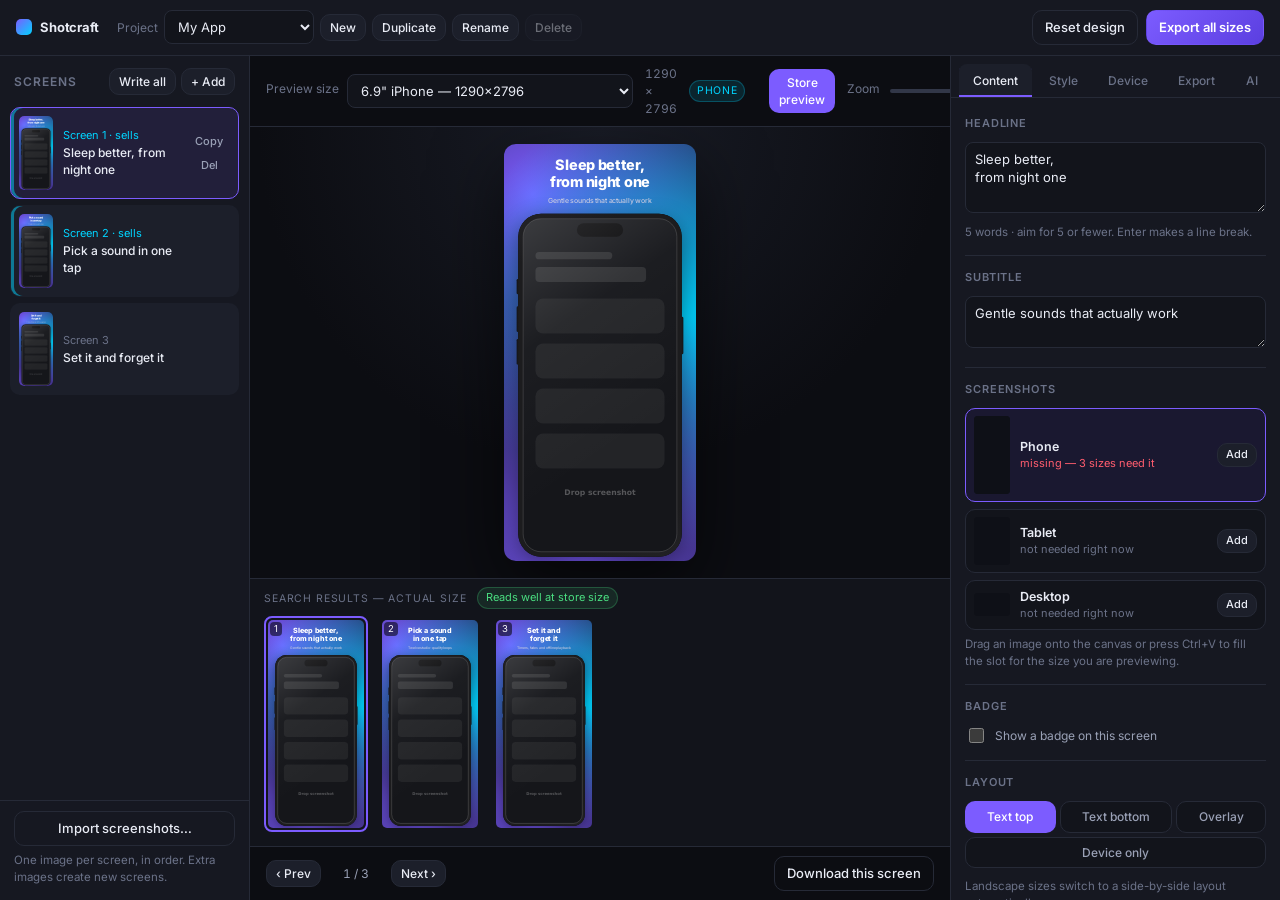
<file: index.html>
<!doctype html>
<html lang="en">
<head>
<meta charset="utf-8" />
<meta name="viewport" content="width=device-width, initial-scale=1" />
<title>Shotcraft — App Store &amp; Play Store Screenshot Studio</title>
<meta name="description" content="Design App Store and Google Play screenshots and export every required size in one click." />
<link rel="icon" href="data:image/svg+xml,<svg xmlns='http://www.w3.org/2000/svg' viewBox='0 0 100 100'><rect width='100' height='100' rx='24' fill='%237c5cff'/><rect x='30' y='18' width='40' height='64' rx='8' fill='white'/></svg>" />
<link rel="preconnect" href="https://fonts.googleapis.com" />
<link rel="preconnect" href="https://fonts.gstatic.com" crossorigin />
<link href="https://fonts.googleapis.com/css2?family=Inter:wght@400;500;600;700;800;900&family=Poppins:wght@400;500;600;700;800&family=Montserrat:wght@400;500;600;700;800&family=DM+Sans:wght@400;500;700&family=Space+Grotesk:wght@400;500;600;700&family=Nunito:wght@400;600;700;800&family=Playfair+Display:wght@400;600;700;800&display=swap" rel="stylesheet" />
<link rel="stylesheet" href="css/style.css" />
</head>
<body>

<header class="topbar">
  <div class="brand">
    <span class="mark"></span>
    <span class="brand-name">Shotcraft</span>
  </div>

  <div class="project-bar">
    <span class="lbl">Project</span>
    <select id="projectSelect" title="Switch project"></select>
    <button id="btnProjectNew" class="mini">New</button>
    <button id="btnProjectDup" class="mini">Duplicate</button>
    <button id="btnProjectRename" class="mini">Rename</button>
    <button id="btnProjectDel" class="mini">Delete</button>
  </div>

  <div class="top-actions">
    <button id="btnReset" class="ghost">Reset design</button>
    <button id="btnExportQuick" class="primary">Export all sizes</button>
  </div>
</header>

<main class="layout">

  <!-- ------------------------------------------------ panels -->
  <aside class="rail rail-left">
    <div class="rail-head">
      <h2>Screens</h2>
      <div class="row" style="margin:0;gap:5px">
        <button id="btnBulkText" class="mini">Write all</button>
        <button id="btnAddPanel" class="mini">+ Add</button>
      </div>
    </div>
    <div id="panelList" class="panel-list"></div>
    <div class="rail-foot">
      <button id="btnBulkImages" class="wide ghost">Import screenshots…</button>
      <input id="bulkFiles" type="file" accept="image/*" multiple hidden />
      <p class="hint">One image per screen, in order. Extra images create new screens.</p>
    </div>
  </aside>

  <!-- ------------------------------------------------ stage -->
  <section class="stage">
    <div class="stage-bar">
      <label class="field inline">
        <span>Preview size</span>
        <select id="previewPreset"></select>
      </label>
      <span id="previewDims" class="dims"></span>
      <span id="previewClass" class="pill"></span>
      <div class="spacer"></div>
      <button id="btnStrip" class="mini on">Store preview</button>
      <label class="field inline">
        <span>Zoom</span>
        <input id="zoom" type="range" min="30" max="130" value="100" />
      </label>
    </div>

    <div id="stageArea" class="stage-area">
      <div id="dropZone" class="drop-zone">
        <canvas id="preview"></canvas>
        <div id="deviceHandle" class="device-handle" title="Drag to resize the device"></div>
      </div>
    </div>

    <div id="storeStrip" class="store-strip">
      <div class="strip-head">
        <span class="strip-title">Search results — actual size</span>
        <div id="legibility" class="legibility"></div>
      </div>
      <div id="stripRow" class="strip-row"></div>
    </div>

    <div class="stage-foot">
      <button id="btnPrev" class="mini">‹ Prev</button>
      <span id="panelCounter" class="counter">1 / 3</span>
      <button id="btnNext" class="mini">Next ›</button>
      <div class="spacer"></div>
      <button id="btnDownloadOne" class="ghost">Download this screen</button>
    </div>
  </section>

  <!-- ------------------------------------------------ inspector -->
  <aside class="rail rail-right">
    <nav class="tabs" id="tabs">
      <button class="tab active" data-tab="content">Content</button>
      <button class="tab" data-tab="style">Style</button>
      <button class="tab" data-tab="device">Device</button>
      <button class="tab" data-tab="export">Export</button>
      <button class="tab" data-tab="ai">AI</button>
    </nav>

    <div class="tab-body">

      <!-- Content -->
      <section class="pane active" data-pane="content">
        <div class="group">
          <h3>Headline</h3>
          <textarea id="caption" rows="3" placeholder="Your headline goes here"></textarea>
          <p class="hint" id="captionMeter"></p>
        </div>
        <div class="group">
          <h3>Subtitle</h3>
          <textarea id="subtitle" rows="2" placeholder="Optional supporting line"></textarea>
        </div>

        <div class="group">
          <h3>Screenshots</h3>
          <div id="imageSlots" class="slots"></div>
          <input id="fileImage" type="file" accept="image/*" hidden />
          <p class="hint">Drag an image onto the canvas or press Ctrl+V to fill the slot for the size you are previewing.</p>
        </div>

        <div class="group">
          <h3>Badge</h3>
          <label class="check"><input id="badgeOn" type="checkbox" /><span>Show a badge on this screen</span></label>
          <div id="badgeFields" class="stack">
            <div class="seg" id="badgeTypeSeg">
              <button data-v="rating">Rating</button>
              <button data-v="pill">Text only</button>
            </div>
            <label class="field" id="badgeRatingWrap"><span>Rating</span>
              <input id="badgeRating" type="number" min="0" max="5" step="0.1" /></label>
            <label class="field"><span>Label</span>
              <input id="badgeText" type="text" placeholder="12,000 parents" /></label>
            <div class="seg" id="badgePosSeg">
              <button data-v="above">Above headline</button>
              <button data-v="below">Below</button>
            </div>
            <div class="row colors">
              <label class="swatch"><input id="badgeFg" type="color" /><span>Text</span></label>
              <label class="swatch"><input id="badgeBg" type="color" /><span>Fill</span></label>
            </div>
            <label class="field"><span>Fill opacity <b id="badgeOpacityVal">18</b></span>
              <input id="badgeOpacity" type="range" min="0" max="100" value="18" /></label>
          </div>
        </div>

        <div class="group">
          <h3>Layout</h3>
          <div class="seg" id="layoutSeg">
            <button data-v="above">Text top</button>
            <button data-v="below">Text bottom</button>
            <button data-v="overlay">Overlay</button>
            <button data-v="none">Device only</button>
          </div>
          <p class="hint">Landscape sizes switch to a side-by-side layout automatically.</p>
        </div>
      </section>

      <!-- Style -->
      <section class="pane" data-pane="style">
        <div class="group">
          <h3>Starter sets</h3>
          <p class="hint" style="margin-top:0">A whole five-screen set: layout rhythm, colours and a headline skeleton telling you what belongs on each screen. Your screenshots stay in place.</p>
          <div id="starterList" class="starter-list"></div>
        </div>

        <div class="group">
          <h3>Colour theme</h3>
          <div id="templateGrid" class="template-grid"></div>
        </div>

        <div class="group">
          <h3>Background</h3>
          <label class="field"><span>Type</span>
            <select id="bgType">
              <option value="mesh">Mesh blobs</option>
              <option value="linear">Linear gradient</option>
              <option value="radial">Radial gradient</option>
              <option value="solid">Solid</option>
              <option value="image">Image</option>
            </select>
          </label>
          <div class="row colors">
            <label class="swatch"><input id="bgC1" type="color" /><span>Color 1</span></label>
            <label class="swatch"><input id="bgC2" type="color" /><span>Color 2</span></label>
            <label class="swatch" id="bgC3Wrap"><input id="bgC3" type="color" /><span>Color 3</span></label>
          </div>
          <label class="field" id="bgAngleWrap"><span>Angle <b id="bgAngleVal">135°</b></span>
            <input id="bgAngle" type="range" min="0" max="360" value="135" />
          </label>
          <div id="bgImageWrap" class="stack">
            <button id="btnBgImage" class="wide">Choose background image…</button>
            <input id="fileBgImage" type="file" accept="image/*" hidden />
            <label class="field"><span>Blur <b id="bgBlurVal">0</b></span><input id="bgBlur" type="range" min="0" max="100" value="0" /></label>
            <label class="field"><span>Dim <b id="bgDimVal">30</b></span><input id="bgDim" type="range" min="0" max="90" value="30" /></label>
          </div>
        </div>

        <div class="group">
          <h3>Type</h3>
          <label class="field"><span>Font</span><select id="fontFamily"></select></label>
          <div class="seg" id="alignSeg">
            <button data-v="left">Left</button>
            <button data-v="center">Center</button>
            <button data-v="right">Right</button>
          </div>
          <label class="field"><span>Headline size <b id="capSizeVal"></b></span>
            <input id="capSize" type="range" min="30" max="110" value="58" /></label>
          <label class="field"><span>Headline weight <b id="capWeightVal">800</b></span>
            <input id="capWeight" type="range" min="400" max="900" step="100" value="800" /></label>
          <label class="field"><span>Subtitle size <b id="subSizeVal"></b></span>
            <input id="subSize" type="range" min="16" max="70" value="32" /></label>
          <div class="row colors">
            <label class="swatch"><input id="capColor" type="color" /><span>Headline</span></label>
            <label class="swatch"><input id="subColor" type="color" /><span>Subtitle</span></label>
          </div>
          <label class="field"><span>Line height <b id="lineHeightVal">1.18</b></span>
            <input id="lineHeight" type="range" min="90" max="180" value="118" /></label>
          <label class="field"><span>Letter spacing <b id="trackingVal">-0.02</b></span>
            <input id="tracking" type="range" min="-8" max="16" value="-2" /></label>
          <label class="check"><input id="textShadow" type="checkbox" /><span>Text shadow</span></label>
        </div>

        <div class="group">
          <h3>Spacing</h3>
          <label class="field"><span>Outer padding <b id="paddingVal">7.5%</b></span>
            <input id="padding" type="range" min="20" max="160" value="75" /></label>
        </div>
      </section>

      <!-- Device -->
      <section class="pane" data-pane="device">
        <div class="group">
          <h3>Frames</h3>
          <label class="field"><span>Phone sizes</span><select id="framePhone"></select></label>
          <label class="field"><span>Tablet sizes</span><select id="frameTablet"></select></label>
          <label class="field"><span>Desktop sizes</span><select id="frameDesktop"></select></label>
          <label class="swatch wide-swatch"><input id="frameColor" type="color" /><span>Frame color</span></label>
        </div>

        <div class="group">
          <h3>Status bar</h3>
          <label class="field"><span>Show a clean status bar</span>
            <select id="sbMode">
              <option value="off">Off — keep the original</option>
              <option value="auto">On — match the screenshot</option>
              <option value="light">On — white icons</option>
              <option value="dark">On — dark icons</option>
            </select>
          </label>
          <label class="field"><span>Time</span><input id="sbTime" type="text" value="9:41" /></label>
          <label class="field"><span>Cover the original with</span>
            <select id="sbCoverMode">
              <option value="auto">Colour sampled from the screenshot</option>
              <option value="custom">A colour I pick</option>
              <option value="none">Nothing — draw on top</option>
            </select>
          </label>
          <label class="swatch wide-swatch" id="sbCoverWrap"><input id="sbCover" type="color" /><span>Cover colour</span></label>
          <p class="hint">Phone frames only. Replaces the 47%-battery look with a clean 9:41 bar.</p>
        </div>

        <div class="group">
          <h3>Position</h3>
          <label class="field"><span>Scale <b id="devScaleVal">100%</b></span>
            <input id="devScale" type="range" min="40" max="180" value="100" /></label>
          <label class="field"><span>Horizontal <b id="devXVal">0</b></span>
            <input id="devX" type="range" min="-50" max="50" value="0" /></label>
          <label class="field"><span>Vertical <b id="devYVal">0</b></span>
            <input id="devY" type="range" min="-50" max="50" value="0" /></label>
          <label class="field"><span>Rotation <b id="devRotVal">0°</b></span>
            <input id="devRot" type="range" min="-25" max="25" value="0" /></label>
          <p class="hint">You can also drag the device straight on the canvas, pull the blue dot to resize it, and double-click to reset.</p>
        </div>
        <div class="group">
          <h3>Finish</h3>
          <label class="field"><span>Shadow <b id="devShadowVal">80%</b></span>
            <input id="devShadow" type="range" min="0" max="150" value="80" /></label>
          <label class="check"><input id="devGloss" type="checkbox" checked /><span>Screen gloss</span></label>
        </div>
      </section>

      <!-- Export -->
      <section class="pane" data-pane="export">
        <div class="group">
          <h3>Sizes</h3>
          <div class="row">
            <button id="btnRequiredOnly" class="mini">Required only</button>
            <button id="btnSelectNone" class="mini">Clear</button>
          </div>
          <div id="targetList" class="target-list"></div>
        </div>
        <div class="group">
          <h3>Output</h3>
          <label class="field"><span>Format</span>
            <select id="format">
              <option value="png">PNG (recommended)</option>
              <option value="jpeg">JPEG (smaller)</option>
            </select>
          </label>
          <label class="field" id="qualityWrap" hidden><span>Quality <b id="qualityVal">92</b></span>
            <input id="quality" type="range" min="60" max="100" value="92" /></label>
        </div>
        <div class="group">
          <button id="btnExport" class="primary wide">Download ZIP</button>
          <div id="progressWrap" class="progress" hidden><div id="progressBar"></div></div>
          <p id="exportStatus" class="hint"></p>
          <p id="exportWarn" class="hint warn" hidden></p>
          <p class="hint">Files are named <code>01.png</code>, <code>02.png</code>… inside a folder per size, matching the upload order in App Store Connect and Play Console.</p>
        </div>
      </section>

      <!-- AI -->
      <section class="pane" data-pane="ai">
        <div class="group">
          <h3>AI assist</h3>
          <p class="hint">Not connected yet. This panel is the hook-up point for the next step.</p>
          <label class="field"><span>App description</span>
            <textarea id="aiDescription" rows="4" placeholder="A white-noise app that helps babies fall asleep…"></textarea>
          </label>
          <button class="wide" id="btnAiGenerate" disabled>Generate headlines</button>
          <ul class="roadmap">
            <li>Write headline + subtitle sets from your app description</li>
            <li>Pick a palette from your app icon</li>
            <li>Translate a finished set into every store locale</li>
            <li>Suggest which screen order converts best</li>
          </ul>
        </div>
      </section>

    </div>
  </aside>
</main>

<div id="bulkModal" class="modal" hidden>
  <div class="modal-card">
    <header class="modal-head">
      <h2>Write every screen</h2>
      <span class="modal-sub">Headlines sell in the first two screens. Keep each one to five words or fewer.</span>
      <button id="bulkClose" class="mini">Done</button>
    </header>
    <div id="bulkRows" class="bulk-rows"></div>
    <footer class="modal-foot">
      <button id="bulkAdd" class="mini">+ Add screen</button>
      <span class="spacer"></span>
      <span class="hint">Changes apply as you type. Esc closes.</span>
    </footer>
  </div>
</div>

<div id="toast" class="toast" hidden></div>

<script type="module" src="js/app.js"></script>
</body>
</html>
</file>
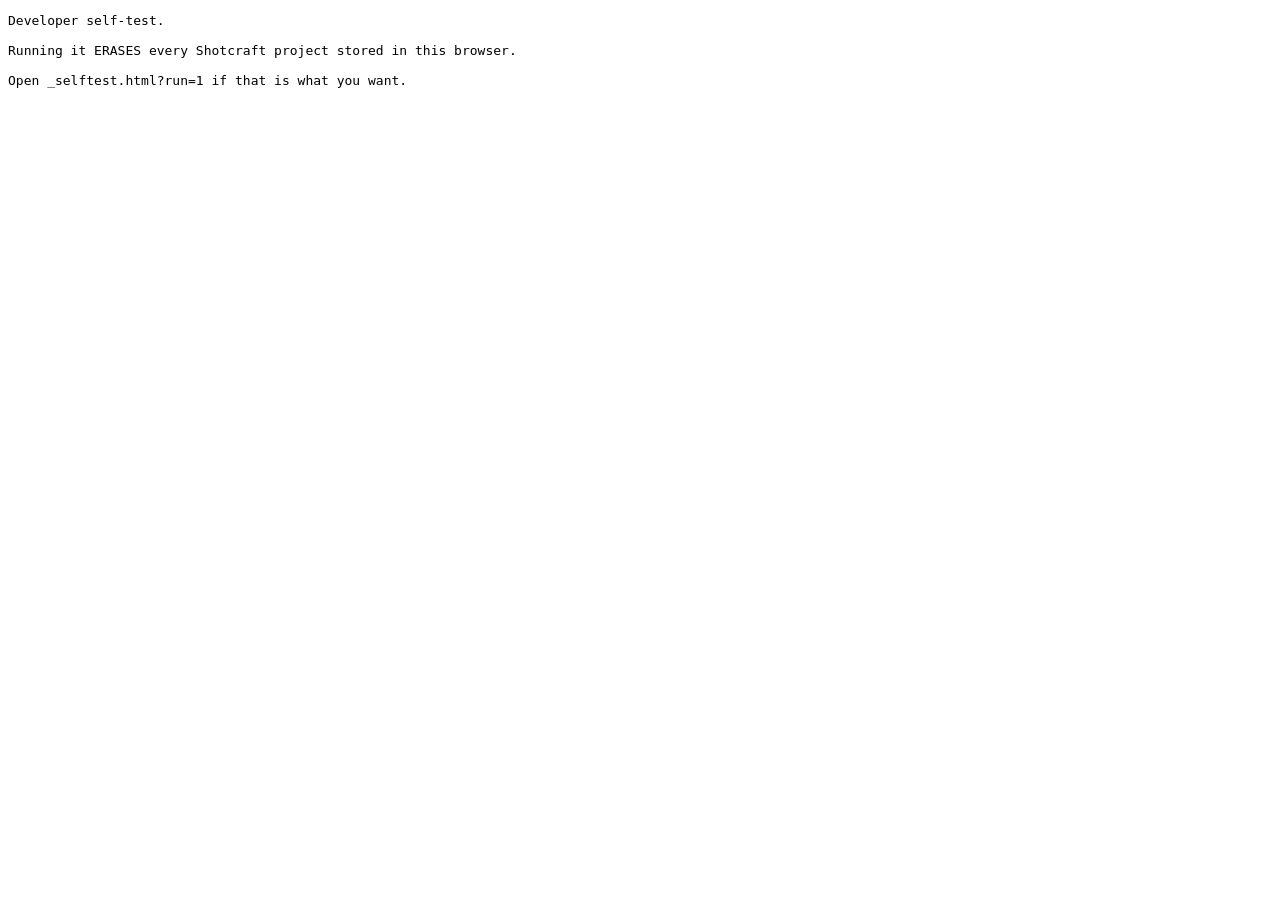
<file: _selftest.html>
<!doctype html><html><head><meta charset="utf-8"><title>selftest</title></head>
<body><pre id="out">running</pre>
<script type="module">
import { renderPanel, computeLayout, frameForClass, contrastRatio, hexLuminance } from './js/render.js';
import { defaultProject, defaultStyle, ImageStore, normalizeProject, Projects, projectImageIds, newPanel, newBadge, STARTER_SETS, TEMPLATES } from './js/store.js';
import { makeZip } from './js/zip.js';
import { PRESETS, DEVICE_CLASSES, classesForTargets, framesForClass } from './js/presets.js';

const log = [];
const report = (s) => fetch('/__r?' + encodeURIComponent(s)).catch(() => {});
const ok = (n, c, extra) => {
  const line = (c ? 'PASS' : 'FAIL') + '  ' + n + (extra ? '  ' + extra : '');
  log.push(line);
  report(line);
};

// This suite erases every Shotcraft project in the browser it runs in, so it
// refuses to start unless the URL explicitly asks for it.
const armed = new URLSearchParams(location.search).get('run') === '1';
if (!armed) {
  document.getElementById('out').textContent =
    'Developer self-test.\n\nRunning it ERASES every Shotcraft project stored in this browser.\n\n' +
    'Open _selftest.html?run=1 if that is what you want.';
  document.title = 'selftest (locked)';
} else {

try {
  localStorage.clear();
  const p = defaultProject();

  /* ---------- rendering ---------- */

  const c = document.createElement('canvas');
  c.width = 1290; c.height = 2796;
  const ctx = c.getContext('2d', { willReadFrequently: true });
  const t0 = performance.now();
  renderPanel(ctx, c.width, c.height, p.panels[0], p.style, ImageStore, 'phone');
  ok('render 1290x2796 phone', true, Math.round(performance.now() - t0) + 'ms');

  const px = (x, y) => Array.from(ctx.getImageData(x, y, 1, 1).data);
  ok('background painted', px(5, 5)[3] === 255);

  let bright = 0;
  const band = ctx.getImageData(100, 200, 1090, 300).data;
  for (let i = 0; i < band.length; i += 4) if (band[i] > 230 && band[i + 1] > 230 && band[i + 2] > 230) bright++;
  ok('headline text drawn', bright > 500, bright + ' light px');

  let dark = 0;
  const lower = ctx.getImageData(100, 1400, 1090, 600).data;
  for (let i = 0; i < lower.length; i += 4) if (lower[i] < 45 && lower[i + 1] < 45 && lower[i + 2] < 55) dark++;
  ok('device frame drawn', dark > 2000, dark + ' dark px');

  /* ---------- per-device-class frames ---------- */

  ok('phone frame default', frameForClass(p.style, 'phone') === 'iphone');
  ok('tablet frame default', frameForClass(p.style, 'tablet') === 'ipad');
  ok('desktop frame default', frameForClass(p.style, 'desktop') === 'laptop');

  // an iPad export must be wider than an iPhone export at the same canvas
  function frameWidth(cls) {
    const t = document.createElement('canvas');
    t.width = 600; t.height = 800;
    const tc = t.getContext('2d', { willReadFrequently: true });
    const st = JSON.parse(JSON.stringify(p.style));
    st.device.color = '#ff0000';
    renderPanel(tc, 600, 800, { ...p.panels[0], caption: '', subtitle: '', layout: 'none' }, st, ImageStore, cls);
    const row = tc.getImageData(0, 400, 600, 1).data;
    let min = -1, max = -1;
    for (let x = 0; x < 600; x++) {
      const i = x * 4;
      const isFrame = row[i] > 90 && row[i + 1] < 90 && row[i + 2] < 90;
      if (isFrame) { if (min < 0) min = x; max = x; }
    }
    return max - min;
  }
  const wPhone = frameWidth('phone');
  const wTablet = frameWidth('tablet');
  ok('tablet frame is wider than phone', wTablet > wPhone + 60, 'phone ' + wPhone + ' vs tablet ' + wTablet);

  ok('framesForClass filters', framesForClass('tablet').every((e) => e[1].cls === 'tablet' || e[1].cls === 'any'));
  ok('every preset has a class', PRESETS.every((x) => DEVICE_CLASSES[x.cls]));
  const cls = classesForTargets(['ios-69', 'ipad-13', 'mac-1280']);
  ok('classesForTargets', cls.has('phone') && cls.has('tablet') && cls.has('desktop'));

  /* ---------- image slots + fallback ---------- */

  const png = await new Promise((r) => c.toBlob(r, 'image/png'));
  const imgId = await ImageStore.put(png);
  const panelA = JSON.parse(JSON.stringify(p.panels[0]));
  panelA.images.phone = imgId;
  ok('tablet falls back to phone image', (() => {
    const t = document.createElement('canvas');
    t.width = 300; t.height = 400;
    renderPanel(t.getContext('2d'), 300, 400, panelA, p.style, ImageStore, 'tablet');
    return true;
  })());
  ok('projectImageIds collects slots', (() => {
    const proj = defaultProject();
    proj.panels[0].images.tablet = imgId;
    return projectImageIds(proj).has(imgId);
  })());

  /* ---------- status bar ---------- */

  const stSB = JSON.parse(JSON.stringify(p.style));
  stSB.statusBar = { mode: 'light', time: '9:41', cover: '#123456', coverColor: '#123456' };
  stSB.device.gloss = false; // the gloss overlay would tint the exact colour we probe for
  const sbCanvas = document.createElement('canvas');
  sbCanvas.width = 640; sbCanvas.height = 1390;
  const sbCtx = sbCanvas.getContext('2d', { willReadFrequently: true });
  renderPanel(sbCtx, 640, 1390, { ...p.panels[0], layout: 'none' }, stSB, ImageStore, 'phone');
  // hunt for the cover colour somewhere across the top of the screen
  let found = false;
  const strip = sbCtx.getImageData(0, 0, 640, 400).data;
  for (let i = 0; i < strip.length; i += 4) {
    if (strip[i] === 0x12 && strip[i + 1] === 0x34 && strip[i + 2] === 0x56) { found = true; break; }
  }
  ok('status bar cover drawn', found);

  const stOff = JSON.parse(JSON.stringify(stSB));
  stOff.statusBar.mode = 'off';
  const offCanvas = document.createElement('canvas');
  offCanvas.width = 640; offCanvas.height = 1390;
  const offCtx = offCanvas.getContext('2d', { willReadFrequently: true });
  renderPanel(offCtx, 640, 1390, { ...p.panels[0], layout: 'none' }, stOff, ImageStore, 'phone');
  let foundOff = false;
  const stripOff = offCtx.getImageData(0, 0, 640, 400).data;
  for (let i = 0; i < stripOff.length; i += 4) {
    if (stripOff[i] === 0x12 && stripOff[i + 1] === 0x34 && stripOff[i + 2] === 0x56) { foundOff = true; break; }
  }
  ok('status bar off draws nothing', !foundOff);

  ok('status bar skipped on tablet', (() => {
    const t = document.createElement('canvas');
    t.width = 400; t.height = 540;
    renderPanel(t.getContext('2d'), 400, 540, { ...p.panels[0], layout: 'none' }, stSB, ImageStore, 'tablet');
    return true;
  })());

  /* ---------- badge ---------- */

  const badged = JSON.parse(JSON.stringify(p.panels[0]));
  badged.badge = { on: true, type: 'rating', rating: 4.8, text: '12,000 parents', position: 'above', bg: '#ff00ff', fg: '#ffffff', opacity: 100 };
  const bc = document.createElement('canvas');
  bc.width = 1290; bc.height = 2796;
  const bctx = bc.getContext('2d', { willReadFrequently: true });
  renderPanel(bctx, 1290, 2796, badged, p.style, ImageStore, 'phone');
  let magenta = 0;
  const top = bctx.getImageData(0, 100, 1290, 400).data;
  for (let i = 0; i < top.length; i += 4) if (top[i] > 200 && top[i + 1] < 80 && top[i + 2] > 200) magenta++;
  ok('badge pill drawn', magenta > 800, magenta + ' px');

  const below = JSON.parse(JSON.stringify(badged));
  below.badge.position = 'below';
  const bc2 = document.createElement('canvas');
  bc2.width = 1290; bc2.height = 2796;
  const b2 = bc2.getContext('2d', { willReadFrequently: true });
  renderPanel(b2, 1290, 2796, below, p.style, ImageStore, 'phone');
  let magentaTop = 0;
  const t2 = b2.getImageData(0, 100, 1290, 250).data;
  for (let i = 0; i < t2.length; i += 4) if (t2[i] > 200 && t2[i + 1] < 80 && t2[i + 2] > 200) magentaTop++;
  ok('badge position below moves it', magentaTop < 200, magentaTop + ' px near top');

  ok('badge off draws nothing', (() => {
    const t = document.createElement('canvas');
    t.width = 600; t.height = 1300;
    const tc = t.getContext('2d', { willReadFrequently: true });
    const off = JSON.parse(JSON.stringify(badged));
    off.badge.on = false;
    renderPanel(tc, 600, 1300, off, p.style, ImageStore, 'phone');
    const d = tc.getImageData(0, 0, 600, 500).data;
    for (let i = 0; i < d.length; i += 4) if (d[i] > 200 && d[i + 1] < 80 && d[i + 2] > 200) return false;
    return true;
  })());

  /* ---------- legibility maths ---------- */

  ok('contrast white on dark', contrastRatio(hexLuminance('#ffffff'), hexLuminance('#0b0b18')) > 15);
  ok('contrast white on white is 1', Math.abs(contrastRatio(hexLuminance('#ffffff'), hexLuminance('#ffffff')) - 1) < 0.01);

  /* ---------- combinatorial ---------- */

  let thrown = null;
  for (const preset of PRESETS) {
    try {
      const t = document.createElement('canvas');
      t.width = Math.round(preset.w / 5); t.height = Math.round(preset.h / 5);
      renderPanel(t.getContext('2d'), t.width, t.height, p.panels[1], p.style, ImageStore, preset.cls);
    } catch (e) { thrown = preset.id + ': ' + e.message; break; }
  }
  ok('all ' + PRESETS.length + ' presets render', !thrown, thrown || '');

  thrown = null;
  for (const layout of ['above', 'below', 'overlay', 'none']) {
    for (const cl of ['phone', 'tablet', 'desktop']) {
      for (const f of framesForClass(cl)) {
        try {
          const t = document.createElement('canvas');
          t.width = 300; t.height = 640;
          const st = JSON.parse(JSON.stringify(p.style));
          st.device.frames[cl] = f[0];
          st.statusBar.mode = 'auto';
          renderPanel(t.getContext('2d', { willReadFrequently: true }), 300, 640, { ...badged, layout }, st, ImageStore, cl);
        } catch (e) { thrown = layout + '/' + cl + '/' + f[0] + ': ' + e.message; }
      }
    }
  }
  ok('layout x class x frame combos', !thrown, thrown || '');

  thrown = null;
  for (const type of ['solid', 'linear', 'radial', 'mesh', 'image']) {
    try {
      const st = JSON.parse(JSON.stringify(p.style));
      st.bg.type = type;
      const t = document.createElement('canvas');
      t.width = 300; t.height = 640;
      renderPanel(t.getContext('2d'), 300, 640, p.panels[0], st, ImageStore, 'phone');
    } catch (e) { thrown = type + ': ' + e.message; }
  }
  ok('5 background types', !thrown, thrown || '');

  /* ---------- v1 migration ---------- */

  const v1 = {
    version: 1, name: 'Legacy', activeTemplate: 'sunset',
    style: { padding: 0.08, bg: { type: 'linear', c1: '#111111', c2: '#222222' }, text: { font: 'Poppins' }, device: { frame: 'android', scale: 1.1 } },
    panels: [{ id: 'x', caption: 'Old', subtitle: '', imageId: 'img_legacy', layout: 'below' }],
    activePanel: 0, targets: ['ios-69'], previewPreset: 'ios-69',
  };
  const mig = normalizeProject(v1);
  ok('v1 imageId -> images.phone', mig.panels[0].images.phone === 'img_legacy');
  ok('v1 frame -> frames.phone', mig.style.device.frames.phone === 'android');
  ok('v1 keeps tablet/desktop defaults', mig.style.device.frames.tablet === 'ipad' && mig.style.device.frames.desktop === 'laptop');
  ok('v1 gains a badge', mig.panels[0].badge && mig.panels[0].badge.on === false);
  ok('v1 gains a status bar', mig.style.statusBar.mode === 'off');
  ok('v1 keeps its own values', mig.style.device.scale === 1.1 && mig.style.text.font === 'Poppins' && mig.name === 'Legacy');

  /* ---------- multi project ---------- */

  localStorage.clear();
  const first = Projects.loadActive();
  ok('first run creates one project', Projects.list().length === 1 && !!first.id);

  const second = Projects.create('Second App');
  ok('create adds a project', Projects.list().length === 2);
  ok('create switches active', Projects.activeId() === second.id);

  second.panels[0].caption = 'Only in second';
  Projects.write(second);
  Projects.setActive(first.id);
  const reFirst = Projects.loadActive();
  ok('projects are isolated', reFirst.panels[0].caption !== 'Only in second');
  ok('reload keeps second', Projects.read(second.id).panels[0].caption === 'Only in second');

  const clone = Projects.create('Cloned', second);
  ok('duplicate copies content', clone.panels[0].caption === 'Only in second');
  ok('duplicate gets a new id', clone.id !== second.id);
  ok('rename updates the list', (() => {
    Projects.rename(clone.id, 'Renamed');
    return Projects.list().some((r) => r.name === 'Renamed');
  })());

  const before = Projects.list().length;
  await Projects.remove(clone.id);
  ok('delete removes it', Projects.list().length === before - 1 && !Projects.read(clone.id));

  // deleting must not orphan an image another project still uses
  localStorage.clear();
  const pa = Projects.loadActive();
  const shared = await ImageStore.put(png);
  pa.panels[0].images.phone = shared;
  Projects.write(pa);
  const pb = Projects.create('Holder');
  pb.panels[0].images.phone = shared;
  Projects.write(pb);
  await Projects.remove(pa.id);
  const keys = await ImageStore.keys();
  ok('shared image survives deletion', keys.includes(shared));

  ok('cannot delete the last project', (() => {
    localStorage.clear();
    Projects.loadActive();
    return Projects.list().length === 1;
  })());

  /* ---------- computeLayout / drag maths ---------- */

  {
    const st = JSON.parse(JSON.stringify(p.style));
    const probe = document.createElement('canvas');
    probe.width = 1290; probe.height = 2796;
    const pc = probe.getContext('2d', { willReadFrequently: true });

    const base = computeLayout(pc, 1290, 2796, p.panels[0], st, 'phone');
    ok('computeLayout returns a device rect', base.rect && base.rect.w > 0 && base.rect.h > 0,
       Math.round(base.rect.w) + 'x' + Math.round(base.rect.h));
    ok('computeLayout returns a text box', base.text && base.block && base.block.height > 0);
    ok('layout area is inside the canvas', base.area.x >= 0 && base.area.y >= 0 && base.area.w <= 1290);

    // offsetX must move the device by exactly offsetX * area.w — the drag maths depends on it
    const moved = JSON.parse(JSON.stringify(st));
    moved.device.offsetX = 0.1;
    const m = computeLayout(pc, 1290, 2796, p.panels[0], moved, 'phone');
    const expected = base.area.w * 0.1;
    ok('offsetX moves by offsetX * area.w', Math.abs((m.rect.left - base.rect.left) - expected) < 0.5,
       'moved ' + (m.rect.left - base.rect.left).toFixed(1) + ' expected ' + expected.toFixed(1));

    const moveY = JSON.parse(JSON.stringify(st));
    moveY.device.offsetY = -0.05;
    const my = computeLayout(pc, 1290, 2796, p.panels[0], moveY, 'phone');
    ok('offsetY moves by offsetY * area.h', Math.abs((my.rect.top - base.rect.top) + base.area.h * 0.05) < 0.5);

    const scaled = JSON.parse(JSON.stringify(st));
    scaled.device.scale = 1.5;
    const sc = computeLayout(pc, 1290, 2796, p.panels[0], scaled, 'phone');
    ok('scale multiplies the device size', Math.abs(sc.rect.w / base.rect.w - 1.5) < 0.001);
    ok('scale keeps the device centred', Math.abs((sc.rect.left + sc.rect.w / 2) - (base.rect.left + base.rect.w / 2)) < 0.5);

    for (const layout of ['above', 'below', 'overlay', 'none']) {
      const L = computeLayout(pc, 1290, 2796, { ...p.panels[0], layout }, st, 'phone');
      if (L.rect.w <= 0) { ok('layout ' + layout + ' has a rect', false); break; }
    }
    ok('every layout produces a rect', true);

    const land = computeLayout(pc, 1024, 500, p.panels[0], st, 'phone');
    ok('landscape switches to side layout', land.layout === 'side');
  }

  /* ---------- starter sets ---------- */

  {
    const keys = Object.keys(STARTER_SETS);
    ok('starter sets exist', keys.length >= 5, keys.length + ' sets');
    let bad = null;
    for (const k of keys) {
      const set = STARTER_SETS[k];
      if (!set.label || !set.note) bad = k + ': missing label/note';
      else if (!TEMPLATES[set.template]) bad = k + ': unknown theme ' + set.template;
      else if (!Array.isArray(set.panels) || set.panels.length !== 5) bad = k + ': not 5 panels';
      else {
        for (const pn of set.panels) {
          if (!pn.caption) bad = k + ': empty caption';
          if (!['above', 'below', 'overlay', 'none'].includes(pn.layout)) bad = k + ': bad layout ' + pn.layout;
        }
      }
    }
    ok('every starter set is well formed', !bad, bad || '');

    // every set must render on the required sizes without throwing
    let thrown = null;
    for (const k of keys) {
      const set = STARTER_SETS[k];
      const st = defaultStyle();
      Object.assign(st.bg, TEMPLATES[set.template].bg);
      Object.assign(st.text, TEMPLATES[set.template].text);
      Object.assign(st.device, TEMPLATES[set.template].device);
      if (set.style) {
        if (set.style.text) Object.assign(st.text, set.style.text);
        if (set.style.device) Object.assign(st.device, set.style.device);
        if (set.style.padding !== undefined) st.padding = set.style.padding;
      }
      for (const src of set.panels) {
        const pn = newPanel(src.caption, src.subtitle);
        pn.layout = src.layout;
        pn.badge = { ...newBadge(), ...(src.badge || {}) };
        for (const preset of [{ w: 1290, h: 2796, cls: 'phone' }, { w: 2064, h: 2752, cls: 'tablet' }, { w: 1024, h: 500, cls: 'phone' }]) {
          try {
            const t = document.createElement('canvas');
            t.width = Math.round(preset.w / 4);
            t.height = Math.round(preset.h / 4);
            renderPanel(t.getContext('2d', { willReadFrequently: true }), t.width, t.height, pn, st, ImageStore, preset.cls);
          } catch (e) { thrown = k + ': ' + e.message; }
        }
      }
    }
    ok('every starter set renders', !thrown, thrown || '');

    // headlines must survive the legibility rule the app enforces
    let tooSmall = null;
    for (const k of keys) {
      const set = STARTER_SETS[k];
      const size = (set.style && set.style.text && set.style.text.captionSize) || defaultStyle().text.captionSize;
      if (size * 110 < 7.5) tooSmall = k + ' at ' + (size * 110).toFixed(1) + 'px';
      for (const src of set.panels) {
        const n = src.caption.trim().split(/\s+/).filter(Boolean).length;
        if (n > 7) tooSmall = k + ' headline has ' + n + ' words';
      }
    }
    ok('starter copy passes its own legibility rules', !tooSmall, tooSmall || '');
  }

  /* ---------- export ---------- */

  const blob = await new Promise((r) => c.toBlob(r, 'image/png'));
  const bytes = new Uint8Array(await blob.arrayBuffer());
  ok('png signature', bytes[0] === 0x89 && bytes[1] === 0x50);

  const enc = new TextEncoder();
  const tiny = makeZip([
    { name: 'My App/App Store/6.9 iPhone 1290x2796/01.png', data: enc.encode('hello-one') },
    { name: 'My App/App Store/13 iPad 2064x2752/01.png', data: enc.encode('hello-two-two') },
  ]);
  const tb = new Uint8Array(await tiny.arrayBuffer());
  let s = '';
  for (const v of tb) s += String.fromCharCode(v);
  report('__ZIP__' + btoa(s));
  ok('zip built', tb[0] === 0x50 && tb[1] === 0x4b);

  await ImageStore.remove(imgId);
  localStorage.clear();
} catch (e) {
  log.push('FAIL  uncaught: ' + e.message);
  report('FAIL  uncaught: ' + e.message + ' @ ' + (e.stack || '').split('\n')[1]);
}

report('__DONE__');
document.getElementById('out').textContent = log.join('\n');
document.title = log.some((l) => l.startsWith('FAIL')) ? 'SOME FAILED' : 'ALL PASSED';

}
</script></body></html>
</file>
<file: css/style.css>
:root {
  --bg: #0c0d12;
  --bg-2: #12141b;
  --panel: #161821;
  --panel-2: #1c1f2a;
  --line: #262a37;
  --line-2: #323748;
  --ink: #e9ecf5;
  --ink-2: #9aa1b6;
  --ink-3: #6b7288;
  --accent: #7c5cff;
  --accent-2: #00d4ff;
  --danger: #ff5d6e;
  --radius: 10px;
  color-scheme: dark;
}

* { box-sizing: border-box; }

html, body {
  height: 100%;
  margin: 0;
}

body {
  background: var(--bg);
  color: var(--ink);
  font: 400 13px/1.45 Inter, system-ui, -apple-system, "Segoe UI", sans-serif;
  display: flex;
  flex-direction: column;
  overflow: hidden;
}

h2, h3 { margin: 0; font-weight: 600; }

button {
  font: inherit;
  font-weight: 500;
  color: var(--ink);
  background: var(--panel-2);
  border: 1px solid var(--line);
  border-radius: var(--radius);
  padding: 7px 12px;
  cursor: pointer;
  transition: background .12s, border-color .12s, transform .06s;
}
button:hover:not(:disabled) { background: #242835; border-color: var(--line-2); }
button:active:not(:disabled) { transform: translateY(1px); }
button:disabled { opacity: .4; cursor: not-allowed; }

button.primary {
  background: linear-gradient(135deg, var(--accent), #5b3fe0);
  border-color: transparent;
  color: #fff;
  font-weight: 600;
}
button.primary:hover { filter: brightness(1.08); background: linear-gradient(135deg, var(--accent), #5b3fe0); }
button.ghost { background: transparent; }
button.mini { padding: 4px 9px; font-size: 12px; }
button.wide { width: 100%; }

input[type=text], select, textarea {
  font: inherit;
  color: var(--ink);
  background: var(--bg-2);
  border: 1px solid var(--line);
  border-radius: 8px;
  padding: 7px 9px;
  width: 100%;
}
textarea { resize: vertical; line-height: 1.4; }
input:focus, select:focus, textarea:focus {
  outline: none;
  border-color: var(--accent);
  box-shadow: 0 0 0 3px rgba(124, 92, 255, .18);
}

input[type=range] {
  -webkit-appearance: none;
  appearance: none;
  width: 100%;
  height: 18px;
  background: transparent;
  cursor: pointer;
}
input[type=range]::-webkit-slider-runnable-track {
  height: 4px; background: var(--line-2); border-radius: 2px;
}
input[type=range]::-webkit-slider-thumb {
  -webkit-appearance: none;
  width: 14px; height: 14px; margin-top: -5px;
  border-radius: 50%; background: var(--accent);
  border: 2px solid #fff2;
}

/* ------------------------------------------------------------ topbar */

.topbar {
  display: flex;
  align-items: center;
  gap: 18px;
  padding: 10px 16px;
  background: var(--panel);
  border-bottom: 1px solid var(--line);
  flex: 0 0 auto;
}
.brand { display: flex; align-items: baseline; gap: 8px; }
.mark {
  width: 16px; height: 16px; border-radius: 5px;
  background: linear-gradient(135deg, var(--accent), var(--accent-2));
  align-self: center;
}
.brand-name { font-weight: 700; letter-spacing: -.01em; }
.brand-sub { color: var(--ink-3); font-size: 12px; }

.project-bar { display: flex; align-items: center; gap: 6px; }
.project-bar .lbl { color: var(--ink-3); font-size: 12px; }
.project-bar select { width: auto; min-width: 150px; max-width: 220px; }

.top-actions { margin-left: auto; display: flex; gap: 8px; }

/* ------------------------------------------------------------ layout */

.layout {
  flex: 1 1 auto;
  display: grid;
  grid-template-columns: 250px minmax(0, 1fr) 330px;
  min-height: 0;
}

.rail {
  background: var(--panel);
  display: flex;
  flex-direction: column;
  min-height: 0;
}
.rail-left { border-right: 1px solid var(--line); }
.rail-right { border-left: 1px solid var(--line); }

.rail-head {
  display: flex; align-items: center; justify-content: space-between;
  padding: 12px 14px 8px;
}
.rail-head h2 { font-size: 12px; text-transform: uppercase; letter-spacing: .08em; color: var(--ink-3); }
.rail-foot { padding: 10px 14px 14px; border-top: 1px solid var(--line); }

/* ------------------------------------------------------------ panel list */

.panel-list { flex: 1 1 auto; overflow-y: auto; padding: 4px 10px 10px; }

.panel-item {
  display: flex; gap: 10px; align-items: center;
  padding: 8px; margin-bottom: 6px;
  border: 1px solid transparent; border-radius: var(--radius);
  background: var(--panel-2);
  cursor: pointer;
}
.panel-item:hover { border-color: var(--line-2); }
.panel-item.active { border-color: var(--accent); background: #221f3a; }
.panel-item.drag-over { border-color: var(--accent-2); }
.panel-item canvas {
  width: 34px; height: 74px; border-radius: 5px; flex: 0 0 auto;
  background: #000; object-fit: cover;
}
.panel-item .meta { min-width: 0; flex: 1 1 auto; }
.panel-item .idx { font-size: 11px; color: var(--ink-3); }
.panel-item .cap {
  font-size: 12px; font-weight: 500;
  display: -webkit-box; -webkit-line-clamp: 2; -webkit-box-orient: vertical;
  overflow: hidden;
}
.panel-item .acts { display: flex; flex-direction: column; gap: 4px; opacity: 0; }
.panel-item:hover .acts, .panel-item.active .acts { opacity: 1; }
.panel-item .acts button {
  padding: 2px 6px; font-size: 11px; line-height: 1.3;
  background: transparent; border-color: transparent; color: var(--ink-2);
}
.panel-item .acts button:hover { background: var(--panel); color: var(--ink); }

/* ------------------------------------------------------------ stage */

.stage { display: flex; flex-direction: column; min-width: 0; min-height: 0; background: var(--bg); }

.stage-bar, .stage-foot {
  display: flex; align-items: center; gap: 12px;
  padding: 9px 16px;
  border-bottom: 1px solid var(--line);
  flex: 0 0 auto;
}
.stage-foot { border-bottom: none; border-top: 1px solid var(--line); }
.spacer { flex: 1 1 auto; }
.dims { color: var(--ink-3); font-size: 12px; font-variant-numeric: tabular-nums; }
.counter { color: var(--ink-2); font-size: 12px; font-variant-numeric: tabular-nums; min-width: 46px; text-align: center; }

.field.inline { display: flex; align-items: center; gap: 8px; margin: 0; }
.field.inline span { color: var(--ink-3); font-size: 12px; white-space: nowrap; }
.field.inline select { width: auto; min-width: 170px; }
.field.inline input[type=range] { width: 110px; }

.stage-area {
  flex: 1 1 auto;
  min-height: 0;
  display: grid;
  place-items: center;
  padding: 16px;
  overflow: auto;
  background:
    radial-gradient(circle at 50% 0%, #191c26 0%, var(--bg) 60%);
}
.drop-zone { position: relative; border-radius: 14px; transition: box-shadow .15s; }
.drop-zone.over { box-shadow: 0 0 0 3px var(--accent-2); }
#preview {
  display: block;
  border-radius: 12px;
  box-shadow: 0 24px 70px rgba(0,0,0,.6);
  max-width: 100%;
}

/* ------------------------------------------------------------ inspector */

.tabs {
  display: flex; gap: 2px; padding: 8px 8px 0;
  border-bottom: 1px solid var(--line);
  flex: 0 0 auto;
}
.tab {
  flex: 1 1 auto; background: transparent; border: none; border-radius: 8px 8px 0 0;
  color: var(--ink-3); font-size: 12px; padding: 8px 4px;
}
.tab:hover { background: var(--panel-2); color: var(--ink-2); }
.tab.active { color: var(--ink); background: var(--panel-2); box-shadow: inset 0 -2px 0 var(--accent); }

.tab-body { flex: 1 1 auto; overflow-y: auto; min-height: 0; }
.pane { display: none; padding: 4px 14px 24px; }
.pane.active { display: block; }

.group { padding: 14px 0; border-bottom: 1px solid var(--line); }
.group:last-child { border-bottom: none; }
.group h3 {
  font-size: 11px; text-transform: uppercase; letter-spacing: .08em;
  color: var(--ink-3); margin-bottom: 10px;
}

.field { display: block; margin-bottom: 10px; }
.field > span {
  display: flex; justify-content: space-between;
  color: var(--ink-2); font-size: 12px; margin-bottom: 4px;
}
.field > span b { color: var(--ink); font-weight: 500; font-variant-numeric: tabular-nums; }

.row { display: flex; gap: 8px; margin-bottom: 8px; }
.row.colors { flex-wrap: wrap; }
.stack { display: block; }

.swatch {
  display: flex; align-items: center; gap: 7px;
  background: var(--bg-2); border: 1px solid var(--line);
  border-radius: 8px; padding: 5px 9px 5px 5px;
  cursor: pointer; font-size: 12px; color: var(--ink-2);
}
.swatch.wide-swatch { width: 100%; }
.swatch input[type=color] {
  width: 24px; height: 24px; padding: 0; border: none; border-radius: 6px;
  background: none; cursor: pointer;
}
.swatch input[type=color]::-webkit-color-swatch-wrapper { padding: 0; }
.swatch input[type=color]::-webkit-color-swatch { border: 1px solid var(--line-2); border-radius: 6px; }

.check { display: flex; align-items: center; gap: 8px; color: var(--ink-2); font-size: 12px; cursor: pointer; margin-top: 4px; }
.check input { accent-color: var(--accent); width: 15px; height: 15px; }

.seg { display: flex; gap: 4px; margin-bottom: 10px; flex-wrap: wrap; }
.seg button {
  flex: 1 1 auto; padding: 6px 8px; font-size: 12px;
  background: var(--bg-2); color: var(--ink-2);
}
.seg button.on { background: var(--accent); border-color: transparent; color: #fff; }

.hint { color: var(--ink-3); font-size: 11.5px; margin: 6px 0 0; line-height: 1.5; }
.hint code { background: var(--bg-2); padding: 1px 4px; border-radius: 4px; font-size: 11px; }

.template-grid { display: grid; grid-template-columns: repeat(4, 1fr); gap: 7px; }
.template-chip {
  height: 44px; border-radius: 8px; border: 2px solid transparent;
  cursor: pointer; position: relative; overflow: hidden; padding: 0;
}
.template-chip span {
  position: absolute; inset: auto 0 0 0; font-size: 9.5px; padding: 2px 0;
  background: rgba(0,0,0,.45); color: #fff; text-align: center;
}
.template-chip.on { border-color: var(--accent-2); }

/* ------------------------------------------------------------ targets */

.target-list { max-height: 320px; overflow-y: auto; margin-top: 4px; }
.target-store {
  font-size: 11px; text-transform: uppercase; letter-spacing: .07em;
  color: var(--accent-2); margin: 12px 0 4px;
}
.target-store:first-child { margin-top: 0; }
.target-group { font-size: 11px; color: var(--ink-3); margin: 8px 0 3px; }
.target-row {
  display: flex; align-items: center; gap: 8px;
  padding: 4px 6px; border-radius: 6px; cursor: pointer; font-size: 12px;
}
.target-row:hover { background: var(--panel-2); }
.target-row input { accent-color: var(--accent); width: 14px; height: 14px; flex: 0 0 auto; }
.target-row .t-name { flex: 1 1 auto; }
.target-row .t-dims { color: var(--ink-3); font-size: 11px; font-variant-numeric: tabular-nums; }
.target-row .t-req {
  font-size: 9px; text-transform: uppercase; letter-spacing: .05em;
  background: rgba(124,92,255,.2); color: #b9a6ff;
  padding: 1px 5px; border-radius: 4px;
}

.progress { height: 5px; background: var(--bg-2); border-radius: 3px; overflow: hidden; margin-top: 10px; }
#progressBar { height: 100%; width: 0%; background: linear-gradient(90deg, var(--accent), var(--accent-2)); transition: width .15s; }

.roadmap { margin: 12px 0 0; padding-left: 18px; color: var(--ink-3); font-size: 12px; line-height: 1.7; }

/* ------------------------------------------------------------ toast */

.toast {
  position: fixed; bottom: 20px; left: 50%; transform: translateX(-50%);
  background: var(--panel-2); border: 1px solid var(--line-2);
  padding: 9px 16px; border-radius: 999px; font-size: 12.5px;
  box-shadow: 0 12px 32px rgba(0,0,0,.5); z-index: 50;
}

::-webkit-scrollbar { width: 10px; height: 10px; }
::-webkit-scrollbar-thumb { background: #2b3040; border-radius: 6px; border: 2px solid var(--panel); }
::-webkit-scrollbar-track { background: transparent; }

@media (max-width: 1180px) {
  .layout { grid-template-columns: 200px minmax(0, 1fr) 300px; }
}

/* ------------------------------------------------------------ new in v2 */

.pill {
  font-size: 10.5px; text-transform: uppercase; letter-spacing: .06em;
  color: var(--accent-2); background: rgba(0,212,255,.12);
  border: 1px solid rgba(0,212,255,.25);
  padding: 2px 7px; border-radius: 999px;
}

button.mini.on { background: var(--accent); border-color: transparent; color: #fff; }

.hint.warn, .slot-sub.warn { color: #f0b24a; }
.slot-sub.bad { color: var(--danger); }

/* first two screens carry the sale */
.panel-item.hero .idx { color: var(--accent-2); }
.panel-item.hero { box-shadow: inset 3px 0 0 rgba(0,212,255,.5); }

/* ---- store preview strip ---- */

.store-strip {
  flex: 0 0 auto;
  border-top: 1px solid var(--line);
  background: var(--bg-2);
  padding: 8px 14px 10px;
}
.strip-head {
  display: flex; align-items: center; gap: 10px; flex-wrap: wrap;
  margin-bottom: 7px;
}
.strip-title {
  font-size: 10.5px; text-transform: uppercase; letter-spacing: .08em; color: var(--ink-3);
}
.legibility { display: flex; gap: 6px; flex-wrap: wrap; }
.leg {
  font-size: 11px; padding: 2px 8px; border-radius: 999px;
  border: 1px solid transparent;
}
.leg.ok   { color: #4ade80; background: rgba(74,222,128,.10); border-color: rgba(74,222,128,.25); }
.leg.warn { color: #f0b24a; background: rgba(240,178,74,.10); border-color: rgba(240,178,74,.28); }
.leg.bad  { color: #ff7b88; background: rgba(255,93,110,.10); border-color: rgba(255,93,110,.30); }

.strip-row { display: flex; gap: 10px; overflow-x: auto; padding-bottom: 4px; }
.strip-item {
  position: relative; flex: 0 0 auto; cursor: pointer;
  border-radius: 8px; padding: 2px; border: 2px solid transparent;
  transition: border-color .12s;
}
.strip-item:hover { border-color: var(--line-2); }
.strip-item.active { border-color: var(--accent); }
.strip-item canvas { display: block; border-radius: 5px; }
.strip-item span {
  position: absolute; top: 4px; left: 4px;
  font-size: 9.5px; line-height: 1; padding: 2px 4px;
  background: rgba(0,0,0,.55); color: #fff; border-radius: 4px;
}

/* ---- image slots ---- */

.slots { display: flex; flex-direction: column; gap: 7px; }
.slot {
  display: flex; align-items: center; gap: 10px;
  background: var(--bg-2); border: 1px solid var(--line);
  border-radius: var(--radius); padding: 7px 8px;
}
.slot.current { border-color: var(--accent); background: #1a1830; }
.slot canvas { border-radius: 4px; flex: 0 0 auto; background: #0e1017; }
.slot-meta { flex: 1 1 auto; min-width: 0; }
.slot-title { font-size: 12.5px; font-weight: 600; }
.slot-sub { font-size: 11px; color: var(--ink-3); }
.slot-acts { display: flex; flex-direction: column; gap: 4px; flex: 0 0 auto; }
.slot-acts button { padding: 3px 8px; font-size: 11px; }

input[type=number] {
  font: inherit; color: var(--ink); background: var(--bg-2);
  border: 1px solid var(--line); border-radius: 8px; padding: 7px 9px; width: 100%;
}

/* ------------------------------------------------------------ starter sets */

.starter-list { display: flex; flex-direction: column; gap: 6px; }
.starter {
  display: flex; align-items: center; gap: 9px;
  background: var(--bg-2); border: 1px solid var(--line);
  border-radius: var(--radius); padding: 8px 9px;
  cursor: pointer; text-align: left; width: 100%;
}
.starter:hover { border-color: var(--line-2); background: #191c26; }
.starter.on { border-color: var(--accent); background: #201d36; }
.starter .swatch-strip {
  width: 26px; height: 34px; border-radius: 5px; flex: 0 0 auto;
  border: 1px solid rgba(255,255,255,.10);
}
.starter .s-meta { min-width: 0; flex: 1 1 auto; display: flex; flex-direction: column; gap: 2px; }
.starter .s-name { display: block; font-size: 12.5px; font-weight: 600; }
.starter .s-note { display: block; font-size: 11px; color: var(--ink-3); line-height: 1.35; }

/* ------------------------------------------------------------ device drag handle */

.device-handle {
  position: absolute;
  width: 15px; height: 15px; margin: -8px 0 0 -8px;
  border-radius: 50%;
  background: var(--accent-2);
  border: 2px solid #0c0d12;
  box-shadow: 0 2px 8px rgba(0,0,0,.6);
  cursor: nwse-resize;
  display: none;
}
.drop-zone:hover .device-handle { display: block; }
.device-handle.dragging { display: block; transform: scale(1.25); }
#preview { cursor: grab; }
#preview.grabbing { cursor: grabbing; }

/* ------------------------------------------------------------ bulk text modal */

.modal {
  position: fixed; inset: 0; z-index: 60;
  background: rgba(6,7,11,.72);
  display: flex; align-items: center; justify-content: center;
  padding: 28px;
}
.modal[hidden] { display: none; }
.modal-card {
  background: var(--panel);
  border: 1px solid var(--line-2);
  border-radius: 14px;
  width: min(880px, 100%);
  max-height: 100%;
  display: flex; flex-direction: column;
  box-shadow: 0 30px 80px rgba(0,0,0,.65);
}
.modal-head {
  display: flex; align-items: center; gap: 12px;
  padding: 14px 18px; border-bottom: 1px solid var(--line);
}
.modal-head h2 { font-size: 14px; }
.modal-sub { color: var(--ink-3); font-size: 12px; flex: 1 1 auto; }
.modal-foot {
  display: flex; align-items: center; gap: 10px;
  padding: 10px 18px; border-top: 1px solid var(--line);
}
.modal-foot .hint { margin: 0; }

.bulk-rows { overflow-y: auto; padding: 6px 10px 10px; }
.bulk-row {
  display: grid;
  grid-template-columns: 26px 46px minmax(0,1.15fr) minmax(0,1fr) 92px;
  gap: 10px; align-items: start;
  padding: 9px 8px; border-radius: var(--radius);
  border: 1px solid transparent;
}
.bulk-row:hover { background: var(--panel-2); }
.bulk-row.active { border-color: var(--accent); background: #1e1c30; }
.bulk-row .b-num {
  font-size: 12px; color: var(--ink-3); padding-top: 8px;
  font-variant-numeric: tabular-nums;
}
.bulk-row.hero .b-num { color: var(--accent-2); font-weight: 700; }
.bulk-row canvas { width: 46px; height: 100px; border-radius: 4px; cursor: pointer; background: #000; }
.bulk-row textarea, .bulk-row input[type=text] { min-height: 62px; }
.bulk-row input[type=text] { min-height: 0; }
.b-stat { padding-top: 7px; font-size: 11px; line-height: 1.5; }
.b-stat .b-words { color: var(--ink-3); }
.b-stat .b-words.warn { color: #f0b24a; }
.b-stat .b-flag { display: block; margin-top: 3px; }
.b-stat .b-flag.ok { color: #4ade80; }
.b-stat .b-flag.bad { color: #ff7b88; }
.bulk-row .b-del {
  margin-top: 5px; padding: 2px 7px; font-size: 11px;
  background: transparent; border-color: transparent; color: var(--ink-3);
}
.bulk-row .b-del:hover { color: var(--danger); background: var(--panel); }
</file>
